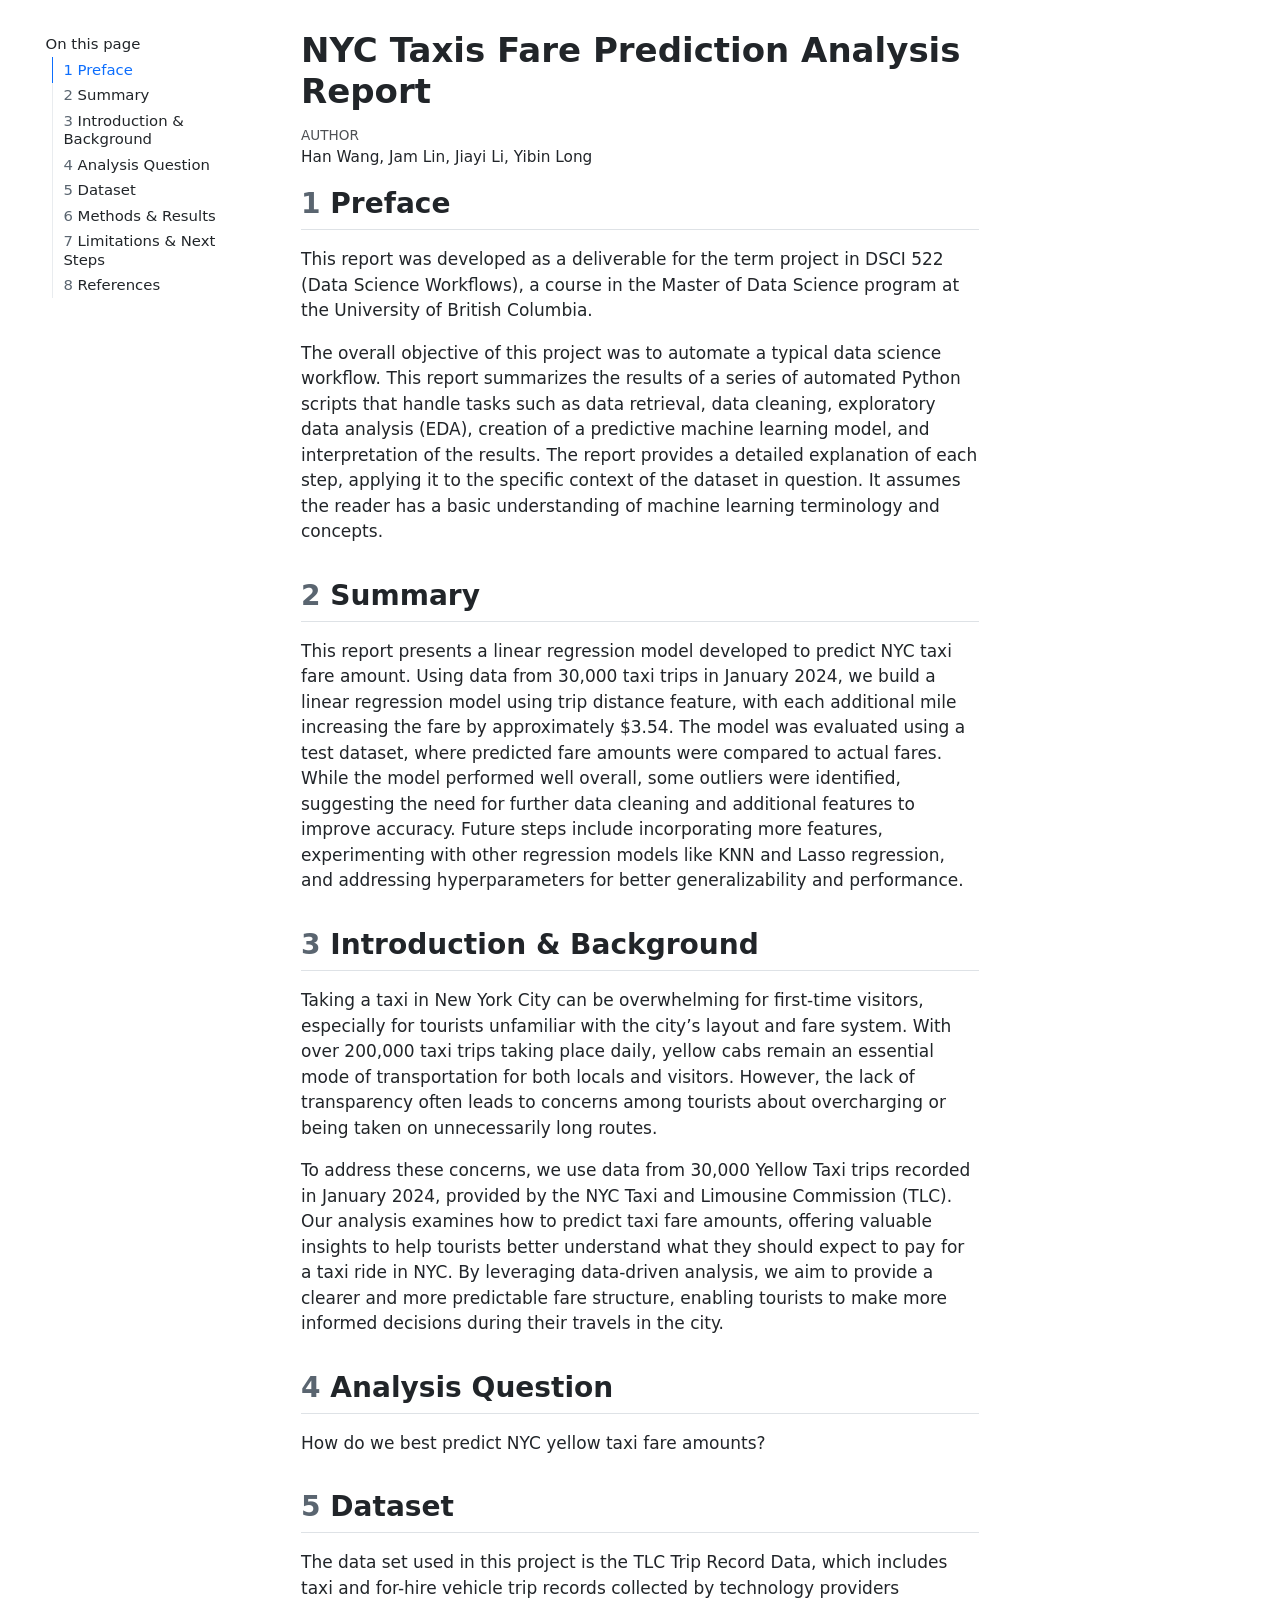
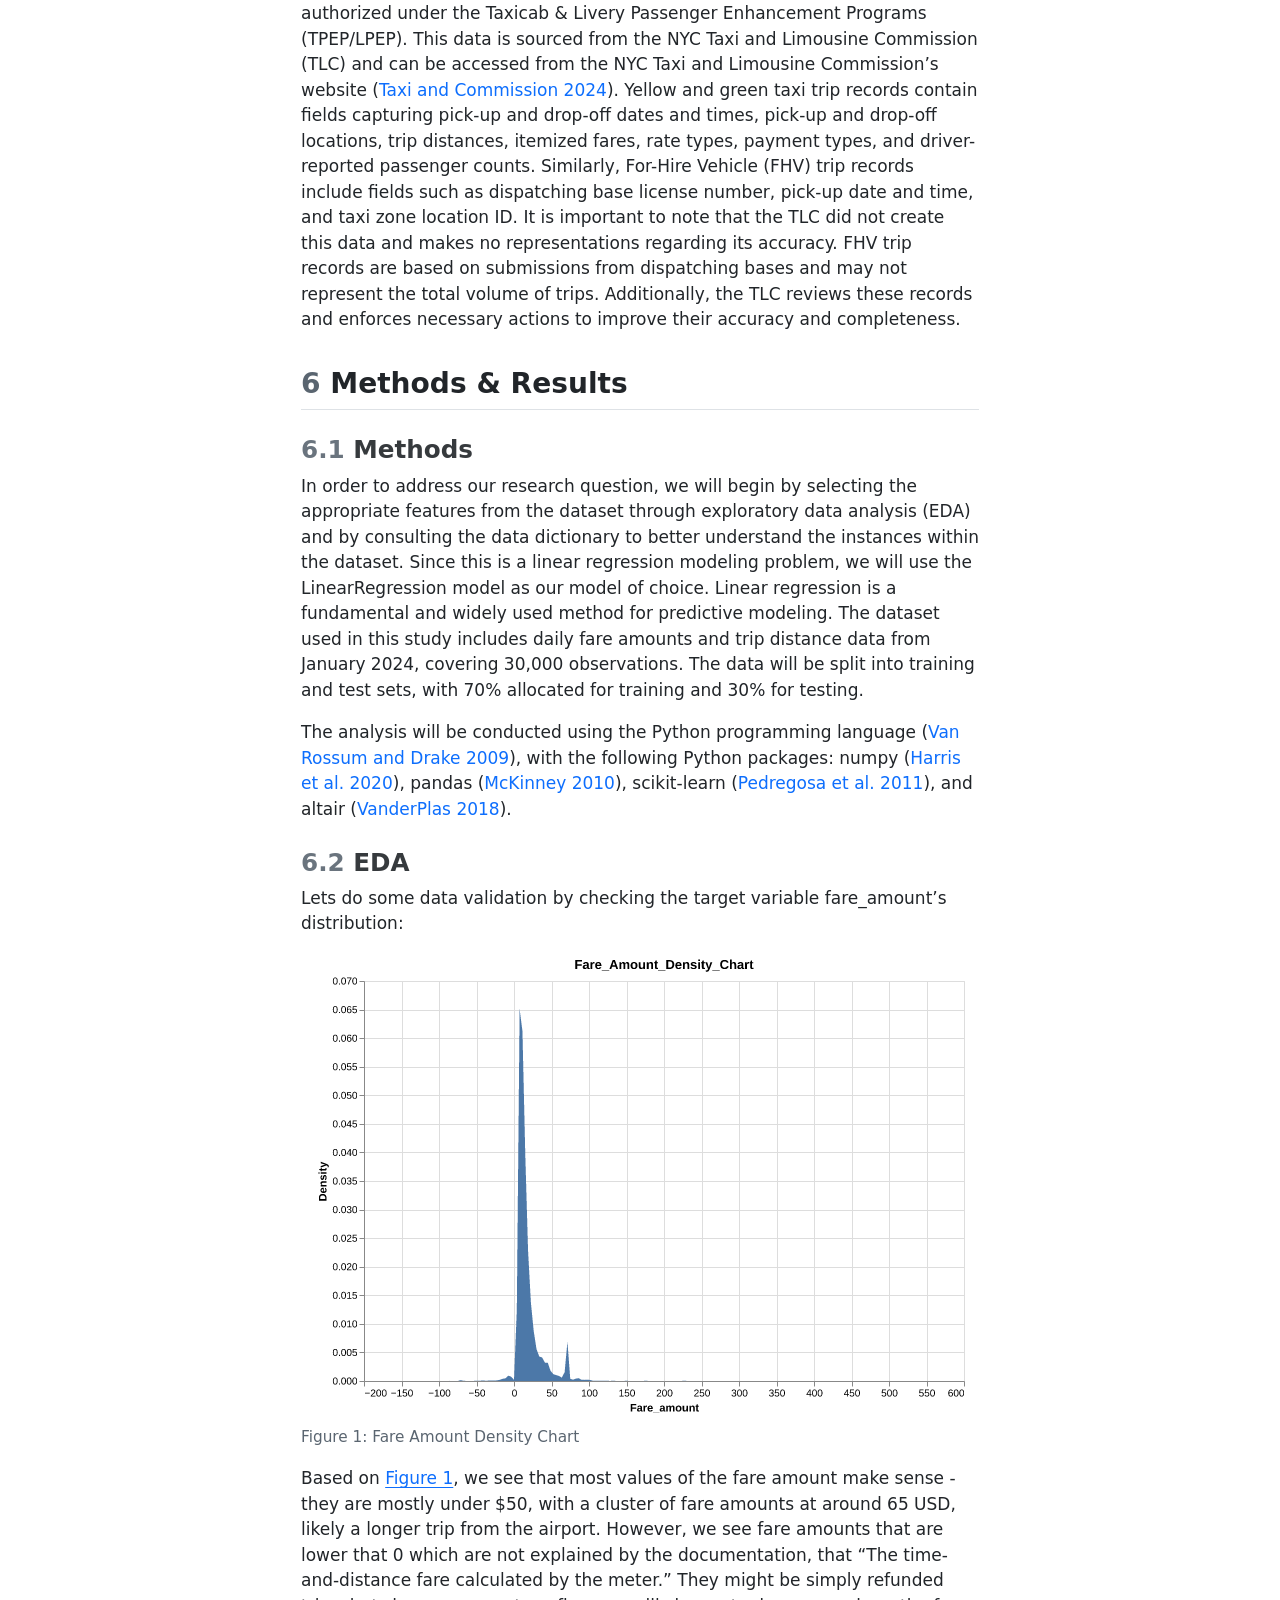
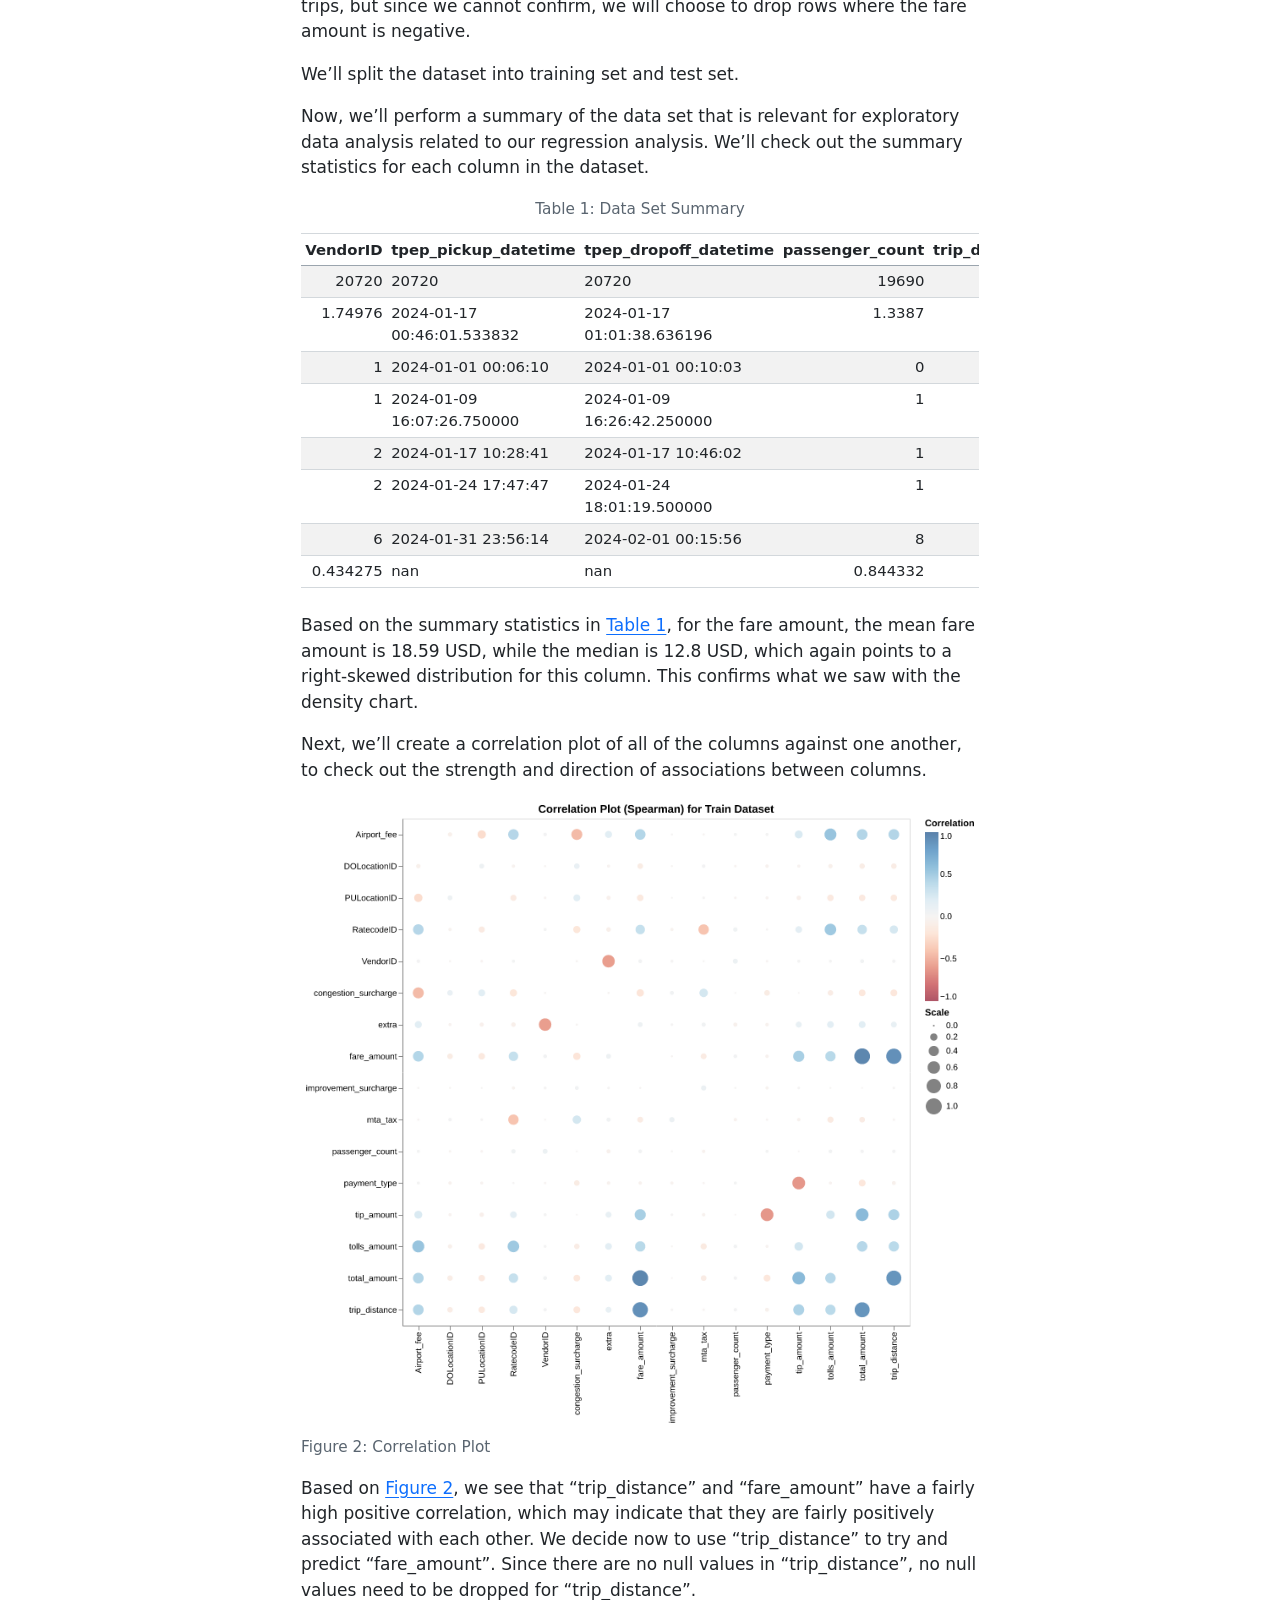
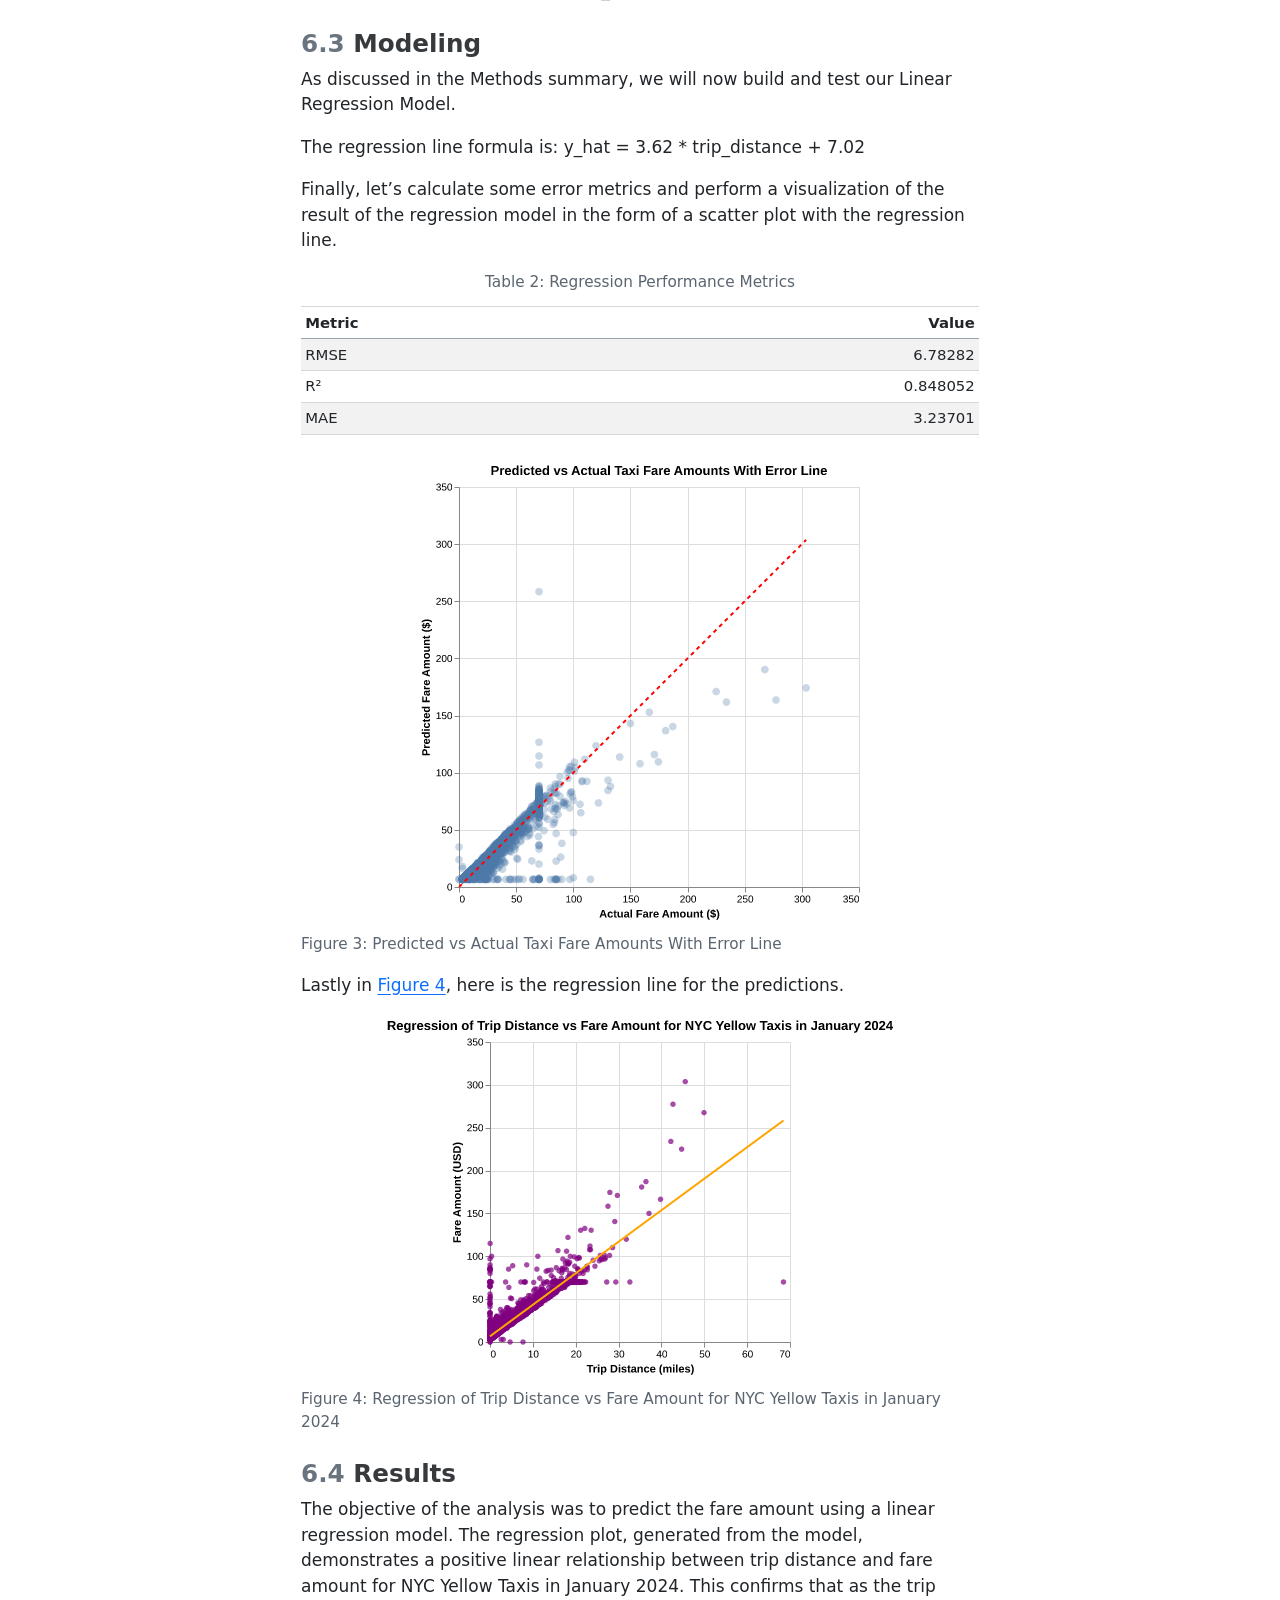
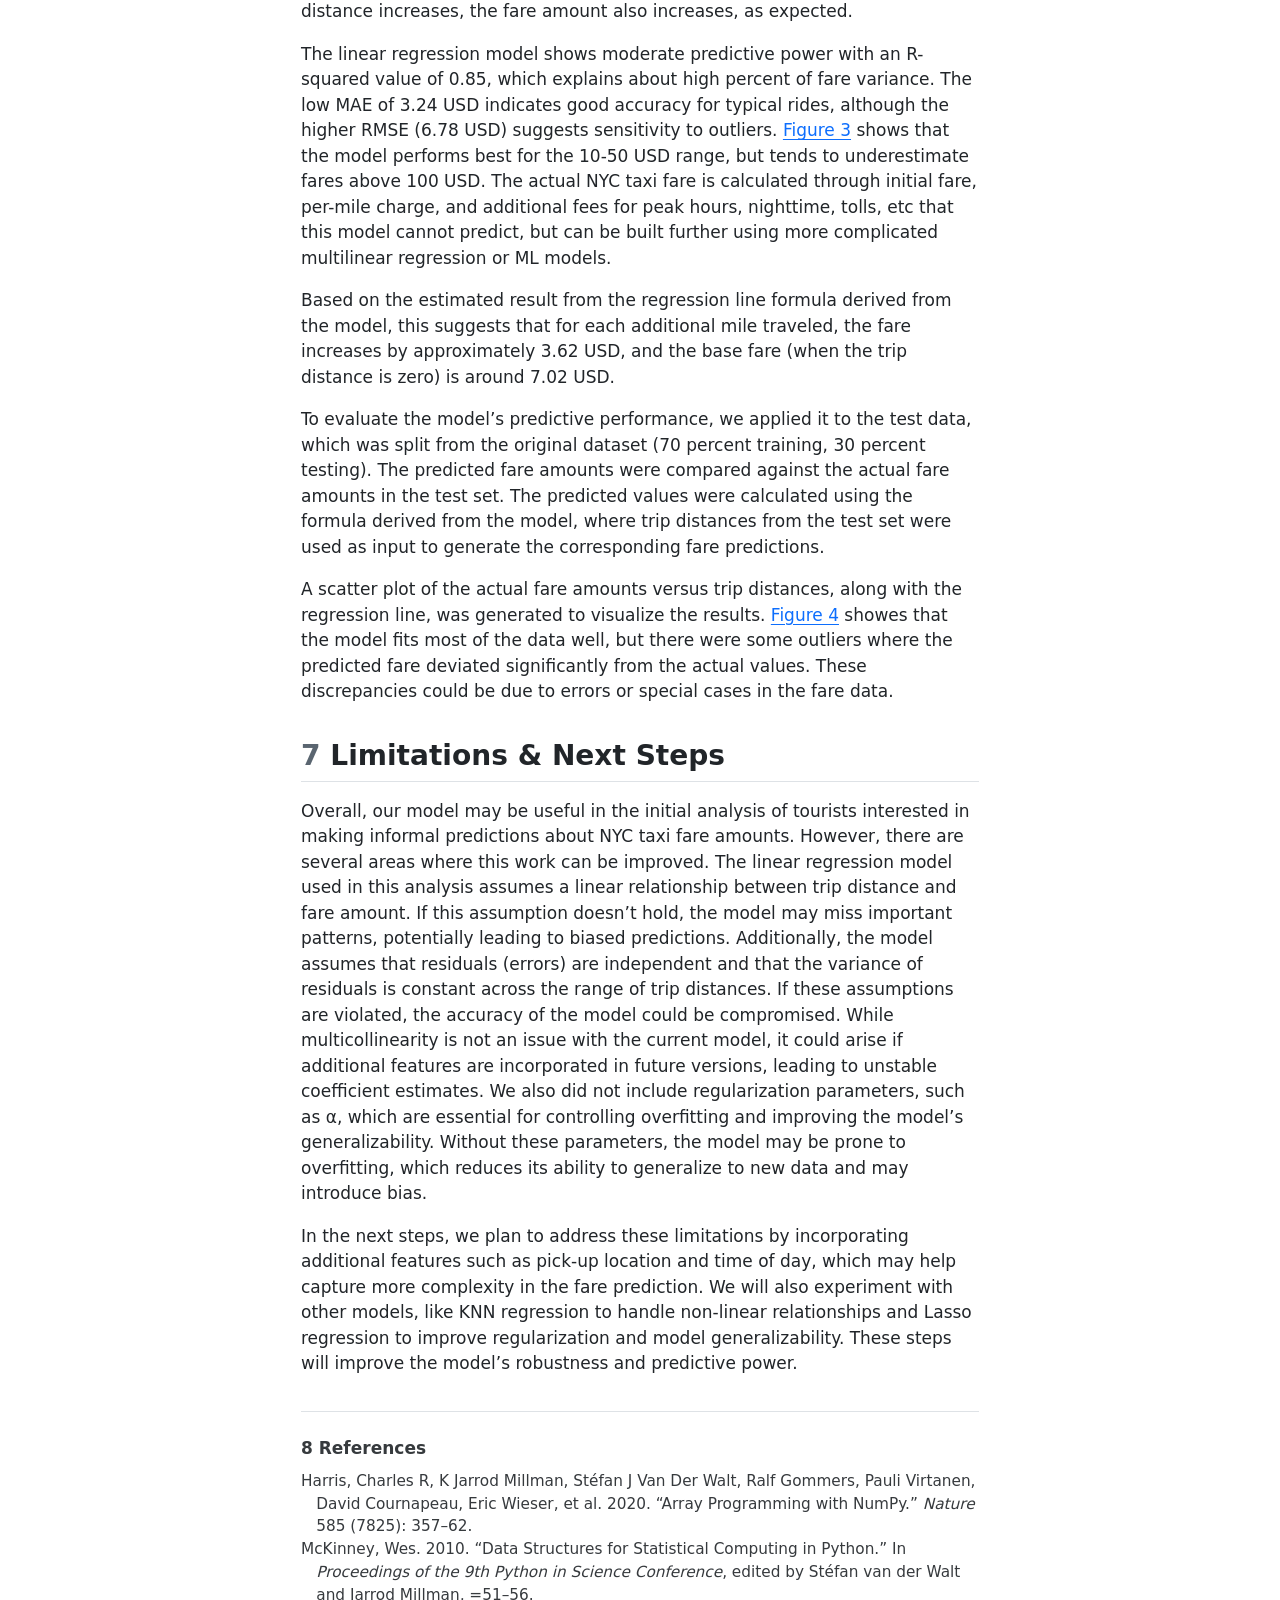
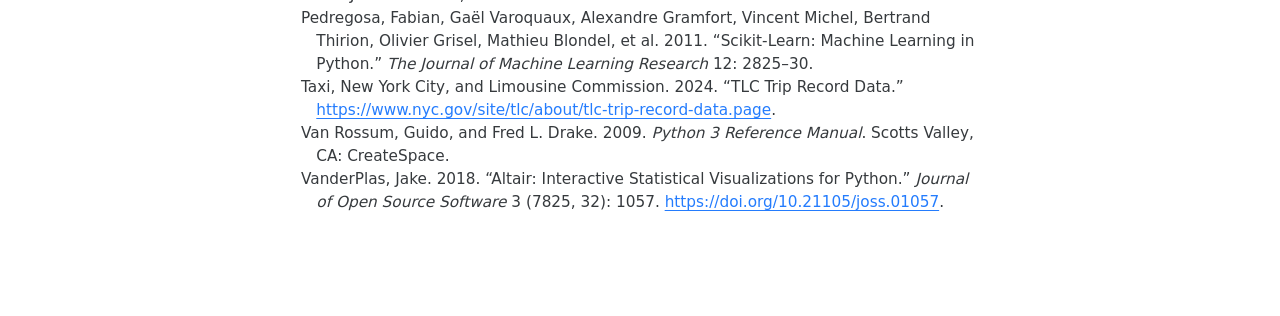
<file: index.html>
<html xmlns="http://www.w3.org/1999/xhtml">    
  <head>      
    <title>Redirect to yellow_taxi_analysis.html</title>      
    <meta http-equiv="refresh" content="0;URL='yellow_taxi_analysis.html'" />    
  </head>    
  <body> 
  </body>  
</html>
</file>
